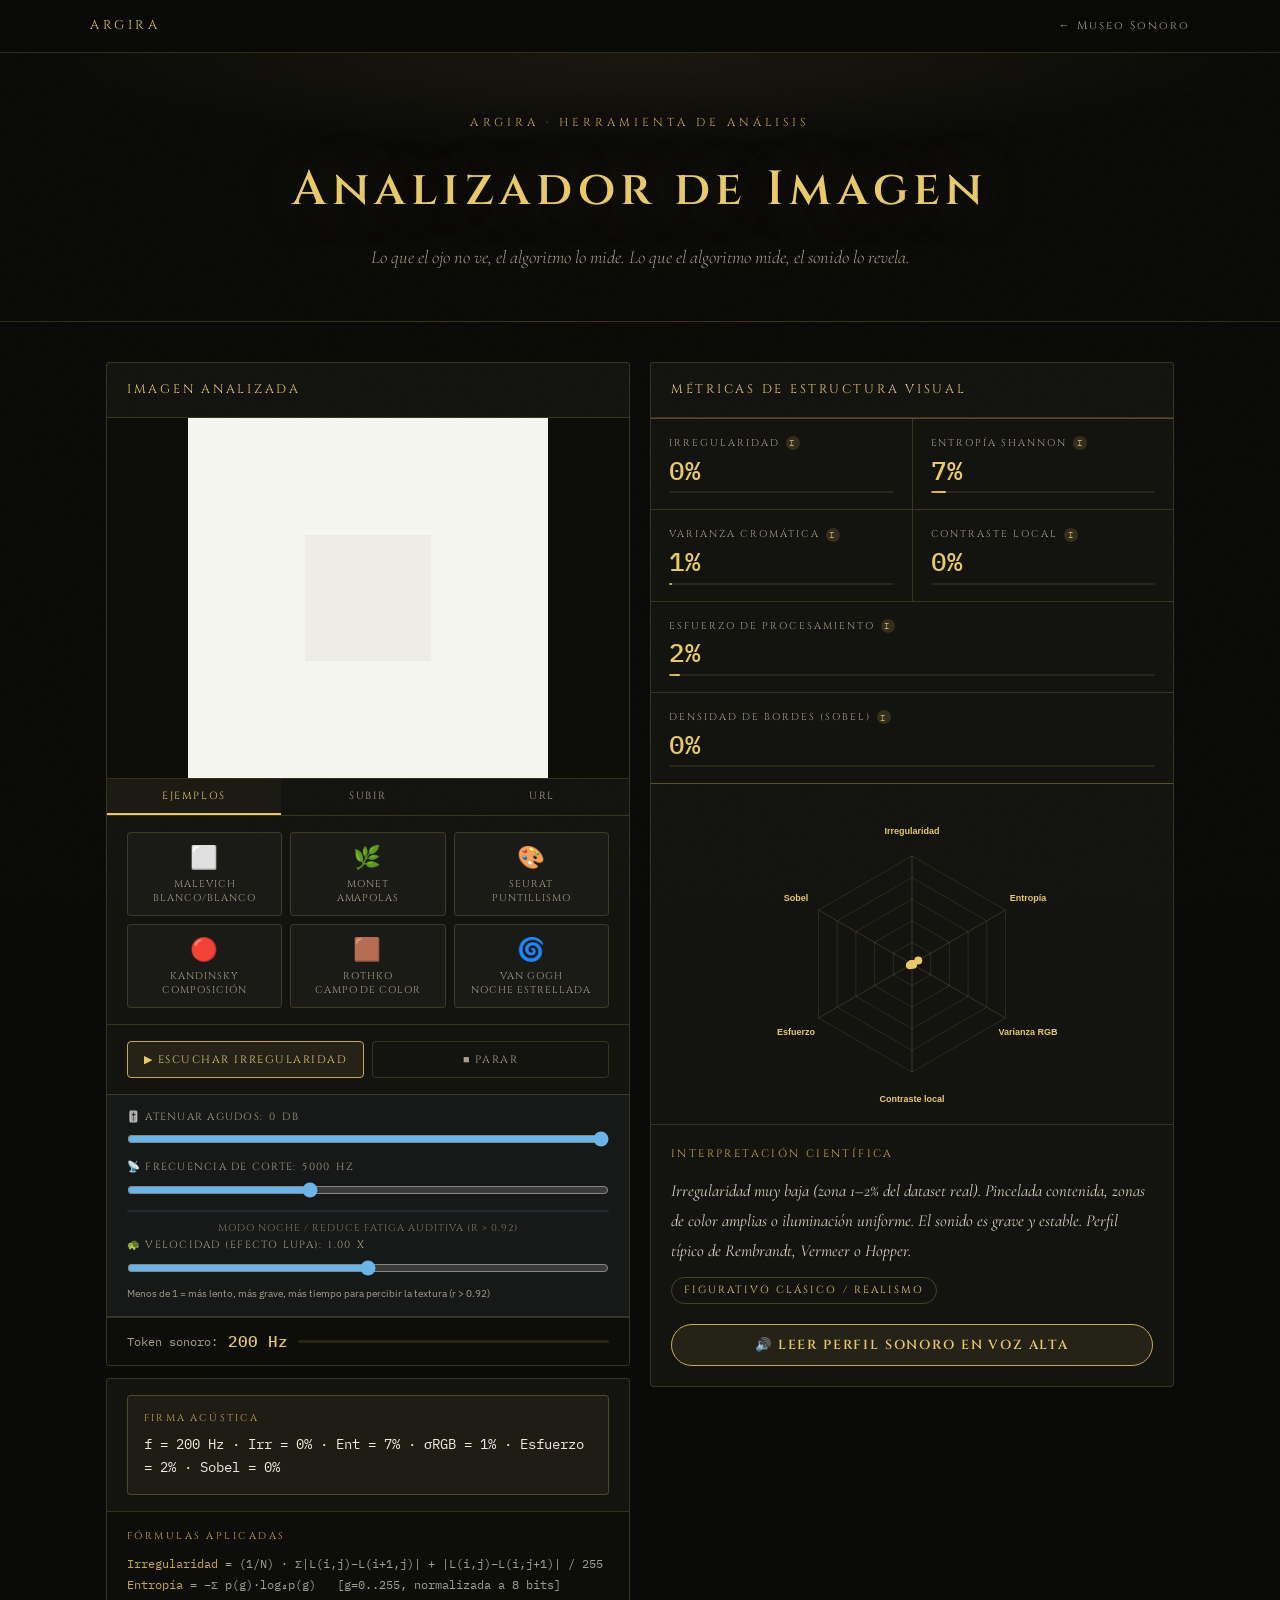
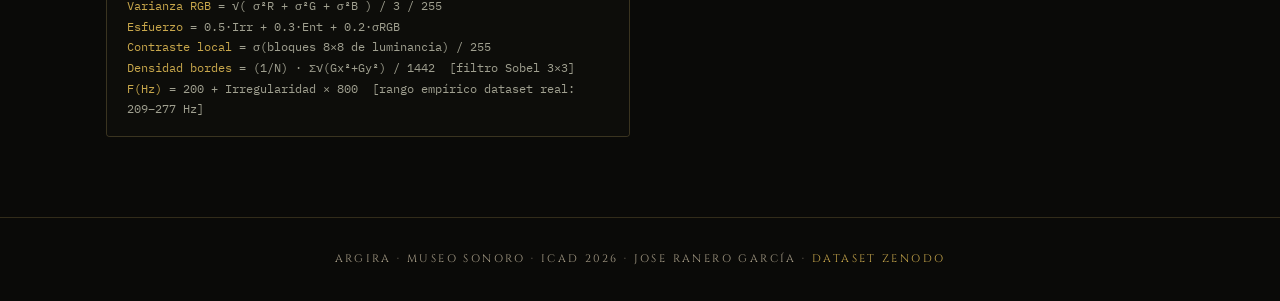
<file: index.html>
<!DOCTYPE html>
<html lang="es">
<head>
<meta charset="UTF-8">
<meta name="viewport" content="width=device-width, initial-scale=1.0, user-scalable=yes">
<title>Argira · Analizador de Imagen</title>
<meta name="description" content="Argira: analizador científico de imágenes. Irregularidad, entropía Shannon, Sobel y firma acústica. ICAD 2026.">
<link href="https://fonts.googleapis.com/css2?family=IBM+Plex+Sans:wght@400;500;600&family=IBM+Plex+Mono:wght@400;500&family=Cinzel:wght@400;600&family=Cormorant+Garamond:ital,wght@0,300;0,400;1,300;1,400&display=swap" rel="stylesheet">
<link rel="stylesheet" href="style.css">
</head>
<body>

<!-- Live region para anuncios dinámicos (screen readers) -->
<div aria-live="polite" aria-atomic="true" class="sr-only" id="live-region"></div>

<!-- Nav -->
<nav class="site-nav" aria-label="Navegación">
  <div class="nav-inner">
    <a href="#" class="nav-brand">ARGIRA</a>
    <a href="https://argira.eus/argira-sonification" class="nav-back">← Museo Sonoro</a>
  </div>
</nav>

<!-- Header -->
<header class="page-header">
  <p class="header-eyebrow">Argira · Herramienta de Análisis</p>
  <h1 class="page-title">Analizador de Imagen</h1>
  <p class="page-sub">Lo que el ojo no ve, el algoritmo lo mide. Lo que el algoritmo mide, el sonido lo revela.</p>
</header>

<div class="loading-bar" id="loadingBar"></div>

<!-- Main grid -->
<div class="main-wrap">

  <!-- Columna izquierda: imagen + fuentes -->
  <div>
    <div class="card">
      <div class="card-header">
        <span class="card-title">Imagen analizada</span>
      </div>

      <!-- Preview canvas -->
      <div class="image-preview-wrap">
        <canvas id="imageCanvas" width="400" height="300"></canvas>
        <div class="canvas-placeholder" id="canvasPlaceholder">
          <span class="icon">🖼</span>
          <span>Selecciona una imagen</span>
        </div>
      </div>

      <!-- Tabs de fuente -->
      <div class="source-tabs" role="tablist" aria-label="Fuente de imagen">
        <button class="source-tab active" role="tab" aria-selected="true" data-tab="examples">Ejemplos</button>
        <button class="source-tab" role="tab" aria-selected="false" data-tab="upload">Subir</button>
        <button class="source-tab" role="tab" aria-selected="false" data-tab="url">URL</button>
      </div>

      <!-- Panel: Ejemplos generados -->
      <div class="source-panel active" id="panel-examples">
        <div class="examples-grid">
          <button class="example-btn" id="btnMalevich"><span class="ex-icon">⬜</span>Malevich<br>Blanco/Blanco</button>
          <button class="example-btn" id="btnMonet"><span class="ex-icon">🌿</span>Monet<br>Amapolas</button>
          <button class="example-btn" id="btnSeurat"><span class="ex-icon">🎨</span>Seurat<br>Puntillismo</button>
          <button class="example-btn" id="btnKandinsky"><span class="ex-icon">🔴</span>Kandinsky<br>Composición</button>
          <button class="example-btn" id="btnRothko"><span class="ex-icon">🟫</span>Rothko<br>Campo de color</button>
          <button class="example-btn" id="btnVanGogh"><span class="ex-icon">🌀</span>Van Gogh<br>Noche estrellada</button>
        </div>
      </div>

      <!-- Panel: Subir archivo -->
      <div class="source-panel" id="panel-upload">
        <div class="upload-zone" id="uploadZone" role="button" tabindex="0" aria-label="Zona de carga de imagen">
          <div class="upload-icon">📂</div>
          <p>Arrastra una imagen aquí</p>
          <p style="margin-top:6px; font-size:0.62rem; opacity:0.6">o haz clic para seleccionar · JPG, PNG</p>
        </div>
        <input type="file" id="fileInput" accept="image/jpeg,image/png,image/jpg,image/webp" style="display:none" aria-label="Seleccionar archivo de imagen">
      </div>

      <!-- Panel: URL -->
      <div class="source-panel" id="panel-url">
        <div class="url-form">
          <input type="url" class="url-input" id="urlInput" placeholder="https://..." aria-label="URL de la imagen">
          <button class="url-btn" id="urlBtn">Cargar</button>
        </div>
        <p style="margin-top:10px; font-size:0.72rem; color:var(--text-dim); line-height:1.5;">La imagen debe permitir acceso CORS. Wikimedia Commons funciona bien.</p>
      </div>

      <!-- Sonido -->
      <div class="sound-row">
        <button class="sound-btn sound-btn-play" id="btnPlay" aria-label="Escuchar sonificación">▶ Escuchar irregularidad</button>
        <button class="sound-btn sound-btn-stop" id="btnStop" aria-label="Parar sonido">■ Parar</button>
      </div>

      <!-- 🎛️ NUEVO: Control de agudos (shelving) -->
      <div class="shelving-panel">
        <div class="param-row">
          <label>🎚️ Atenuar agudos: <span id="shelvingGainVal">0</span> dB</label>
          <input type="range" id="shelvingGain" min="-12" max="0" step="1" value="0">
        </div>
        <div class="param-row">
          <label>📡 Frecuencia de corte: <span id="shelvingFreqVal">5000</span> Hz</label>
          <input type="range" id="shelvingFreq" min="2000" max="10000" step="100" value="5000">
        </div>
        <div class="shelving-indicator">
          <div class="shelving-indicator-fill" id="shelvingActiveFill"></div>
        </div>
        <div class="shelving-note">Modo noche / reduce fatiga auditiva (r > 0.92)</div>
        <div class="param-row">
          <label>🐢 Velocidad (efecto lupa): <span id="speedVal">1.00</span> x</label>
          <input type="range" id="speedControl" min="0.5" max="1.5" step="0.05" value="1.0">
          <div style="font-size:0.65rem; color:var(--text-dim); margin-top:4px;">Menos de 1 = más lento, más grave, más tiempo para percibir la textura (r > 0.92)</div>
        </div>
      </div>

      <!-- Indicador de frecuencia -->
      <div class="freq-display" id="freqDisplay">
        <span>Token sonoro:</span>
        <span class="freq-value" id="freqVal">— Hz</span>
        <div class="freq-bar"><div class="freq-bar-fill" id="freqBarFill"></div></div>
      </div>
    </div>

    <!-- Token sonoro -->
    <div class="card" style="margin-top:12px;">
      <div class="sonic-token">
        <div class="token-label">Firma acústica</div>
        <div class="token-value" id="tokenDesc">Carga una imagen para ver su token sonoro.</div>
      </div>
      <div class="formulas">
        <div class="formula-label">Fórmulas aplicadas</div>
        <div class="formula-line">
          <em>Irregularidad</em> = (1/N) · Σ|L(i,j)−L(i+1,j)| + |L(i,j)−L(i,j+1)| / 255<br>
          <em>Entropía</em> = −Σ p(g)·log₂p(g) &nbsp; [g=0..255, normalizada a 8 bits]<br>
          <em>Varianza RGB</em> = √( σ²R + σ²G + σ²B ) / 3 / 255<br>
          <em>Esfuerzo</em> = 0.5·Irr + 0.3·Ent + 0.2·σRGB<br>
          <em>Contraste local</em> = σ(bloques 8×8 de luminancia) / 255<br>
          <em>Densidad bordes</em> = (1/N) · Σ√(Gx²+Gy²) / 1442 &nbsp;[filtro Sobel 3×3]<br>
          <em>F(Hz)</em> = 200 + Irregularidad × 800 &nbsp;[rango empírico dataset real: 209–277 Hz]
        </div>
      </div>
    </div>
  </div>

  <!-- Columna derecha: métricas + radar -->
  <div>
    <div class="card">
      <div class="card-header">
        <span class="card-title">Métricas de estructura visual</span>
      </div>

      <div class="empty-state" id="emptyState">
        <span class="empty-icon">📊</span>
        <span class="empty-text">Las métricas aparecerán aquí cuando cargues una imagen.</span>
      </div>

      <div id="metricsContent" style="display:none;">
        <div class="metrics-grid">
          <div class="metric-cell">
            <div class="metric-label-sm">Irregularidad<span class="info-dot" title="Energía de alta frecuencia. Diferencias entre píxeles vecinos. Alto = puntillismo / caos.">i</span></div>
            <div class="metric-val" id="mIrregularity">—</div>
            <div class="metric-bar"><div class="metric-bar-fill" id="barIrregularity"></div></div>
          </div>
          <div class="metric-cell">
            <div class="metric-label-sm">Entropía Shannon<span class="info-dot" title="Riqueza informativa del histograma de luminancia. Máximo = 8 bits = 100%.">i</span></div>
            <div class="metric-val" id="mEntropy">—</div>
            <div class="metric-bar"><div class="metric-bar-fill" id="barEntropy"></div></div>
          </div>
          <div class="metric-cell">
            <div class="metric-label-sm">Varianza cromática<span class="info-dot" title="Desviación estándar de los canales RGB. Alto = colores muy variados.">i</span></div>
            <div class="metric-val" id="mColorStd">—</div>
            <div class="metric-bar"><div class="metric-bar-fill" id="barColorStd"></div></div>
          </div>
          <div class="metric-cell">
            <div class="metric-label-sm">Contraste local<span class="info-dot" title="Varianza de la luminancia en bloques 8×8. Detecta variaciones locales invisibles al ojo.">i</span></div>
            <div class="metric-val" id="mLocalContrast">—</div>
            <div class="metric-bar"><div class="metric-bar-fill" id="barLocalContrast"></div></div>
          </div>
          <div class="metric-cell metric-cell-wide">
            <div class="metric-label-sm">Esfuerzo de procesamiento<span class="info-dot" title="Combinación ponderada: 0.5·Irr + 0.3·Ent + 0.2·σRGB. Cuanto más caótica la imagen, mayor coste cognitivo.">i</span></div>
            <div class="metric-val" id="mEffort">—</div>
            <div class="metric-bar"><div class="metric-bar-fill" id="barEffort"></div></div>
          </div>
          <div class="metric-cell metric-cell-wide">
            <div class="metric-label-sm">Densidad de bordes (Sobel)<span class="info-dot" title="Filtro Sobel: detecta gradientes de luminancia. Alto = muchos bordes / puntillismo. √(Gx²+Gy²) normalizado.">i</span></div>
            <div class="metric-val" id="mEdgeDensity">—</div>
            <div class="metric-bar"><div class="metric-bar-fill" id="barEdgeDensity"></div></div>
          </div>
        </div>

        <div class="radar-wrap">
          <canvas id="radarCanvas" width="320" height="300" aria-hidden="true"></canvas>
          <table class="radar-table" id="radarTable" aria-label="Datos del radar de métricas">
            <caption>Perfil de métricas de la imagen analizada</caption>
            <thead><tr><th>Métrica</th><th>Valor</th><th>Descripción</th></tr></thead>
            <tbody id="radarTableBody">
              <tr><td>Irregularidad</td><td id="at-irregularity">—</td><td>Energía de alta frecuencia entre píxeles vecinos</td></tr>
              <tr><td>Entropía Shannon</td><td id="at-entropy">—</td><td>Riqueza informativa del histograma de luminancia</td></tr>
              <tr><td>Varianza cromática</td><td id="at-colorstd">—</td><td>Dispersión de los canales de color RGB</td></tr>
              <tr><td>Contraste local</td><td id="at-contrast">—</td><td>Varianza de luminancia en bloques 8×8</td></tr>
              <tr><td>Esfuerzo de procesamiento</td><td id="at-effort">—</td><td>Combinación ponderada de las métricas anteriores</td></tr>
              <tr><td>Densidad de bordes (Sobel)</td><td id="at-edge">—</td><td>Gradientes de luminancia detectados por filtro Sobel</td></tr>
            </tbody>
          </table>
        </div>

        <div class="interpretation">
          <div class="interp-title">Interpretación científica</div>
          <div class="interp-text" id="interpText">—</div>
          <span class="interp-style" id="interpStyle"></span>
        </div>

        <button class="speak-btn" id="speakBtn" aria-label="Leer descripción sonora en voz alta">🔊 Leer perfil sonoro en voz alta</button>
      </div>
    </div>
  </div>

</div>

<footer class="page-footer">
  ARGIRA · Museo Sonoro · ICAD 2026 · Jose Ranero García ·
  <a href="https://doi.org/10.5281/zenodo.20097327" target="_blank" rel="noopener">Dataset Zenodo</a>
</footer>

<script src="script.js"></script>
</body>
</html>
</file>
<file: style.css>
/* ── Variables (sistema Argira) ── */
:root {
  --gold: #e8c96a;
  --gold-dim: #c9a84c;
  --gold-border: rgba(232,201,106,0.25);
  --bg: #0a0a08;
  --surface: #131310;
  --surface2: #1a1a16;
  --text: #f0ead8;
  --text-body: #d8d0bc;
  --text-dim: #a89e88;
  --border: rgba(232,201,106,0.18);
  --green: #4caf50;
  --red: #ef5350;
  --focus: #ffdd44;
  --radius: 4px;
  --accent2: #6ab4e8;
}

* { margin: 0; padding: 0; box-sizing: border-box; }
html { scroll-behavior: smooth; }

body {
  font-family: 'IBM Plex Sans', sans-serif;
  font-size: 16px;
  line-height: 1.7;
  background: var(--bg);
  color: var(--text-body);
  min-height: 100vh;
}

/* Grain overlay */
body::before {
  content: '';
  position: fixed; inset: 0;
  background-image: url("data:image/svg+xml,%3Csvg viewBox='0 0 256 256' xmlns='http://www.w3.org/2000/svg'%3E%3Cfilter id='noise'%3E%3CfeTurbulence type='fractalNoise' baseFrequency='0.9' numOctaves='4' stitchTiles='stitch'/%3E%3C/filter%3E%3Crect width='100%25' height='100%25' filter='url(%23noise)' opacity='0.04'/%3E%3C/svg%3E");
  pointer-events: none; z-index: 0; opacity: 0.3;
}

:focus-visible {
  outline: 3px solid var(--focus);
  outline-offset: 3px;
}

/* ── Nav ── */
.site-nav {
  position: sticky; top: 0; z-index: 100;
  background: rgba(10,10,8,0.95); backdrop-filter: blur(8px);
  border-bottom: 1px solid var(--border); padding: 0 24px;
}
.nav-inner {
  max-width: 1100px; margin: 0 auto;
  display: flex; align-items: center; justify-content: space-between;
  height: 52px;
}
.nav-brand {
  font-family: 'Cinzel', serif; font-size: 0.8rem; letter-spacing: 0.28em;
  color: var(--gold); text-decoration: none;
}
.nav-back {
  font-family: 'Cinzel', serif; font-size: 0.7rem; letter-spacing: 0.18em;
  color: var(--text-dim); text-decoration: none;
}
.nav-back:hover { color: var(--gold); }

/* ── Header ── */
.page-header {
  text-align: center;
  padding: 60px 24px 48px;
  background: radial-gradient(ellipse 70% 50% at 50% 0%, rgba(232,201,106,0.07) 0%, transparent 70%);
  border-bottom: 1px solid var(--border);
}
.header-eyebrow {
  font-family: 'Cinzel', serif; font-size: 0.72rem; letter-spacing: 0.35em;
  color: var(--gold-dim); text-transform: uppercase; margin-bottom: 16px;
}
.page-title {
  font-family: 'Cinzel', serif; font-size: clamp(1.8rem, 5vw, 3rem);
  font-weight: 600; letter-spacing: 0.12em; color: var(--gold);
  text-shadow: 0 0 60px rgba(232,201,106,0.25);
  margin-bottom: 12px;
}
.page-sub {
  font-family: 'Cormorant Garamond', serif; font-size: 1.15rem;
  font-style: italic; font-weight: 300; color: var(--text-dim);
  max-width: 560px; margin: 0 auto;
}

/* ── Layout principal ── */
.main-wrap {
  max-width: 1100px; margin: 0 auto;
  padding: 40px 16px 80px;
  display: grid;
  grid-template-columns: 1fr 1fr;
  gap: 20px;
  align-items: start;
}

@media (max-width: 760px) {
  .main-wrap { grid-template-columns: 1fr; }
}

/* ── Cards ── */
.card {
  background: var(--surface);
  border: 1px solid var(--border);
  border-radius: var(--radius);
  overflow: hidden;
}
.card-header {
  padding: 16px 20px;
  border-bottom: 1px solid var(--border);
  display: flex; align-items: center; gap: 10px;
}
.card-title {
  font-family: 'Cinzel', serif; font-size: 0.78rem;
  letter-spacing: 0.22em; color: var(--gold);
  text-transform: uppercase;
}
.card-body { padding: 20px; }

/* ── Imagen ── */
.image-preview-wrap {
  position: relative;
  background: #0d0d0a;
  border-bottom: 1px solid var(--border);
  min-height: 280px;
  display: flex; align-items: center; justify-content: center;
}
#imageCanvas {
  display: block;
  max-width: 100%;
  max-height: 360px;
  width: 100%;
  height: auto;
  object-fit: contain;
}
.canvas-placeholder {
  position: absolute;
  display: flex; flex-direction: column;
  align-items: center; justify-content: center;
  gap: 10px; color: var(--text-dim);
  font-family: 'Cinzel', serif; font-size: 0.72rem;
  letter-spacing: 0.2em; text-transform: uppercase;
}
.canvas-placeholder .icon { font-size: 2.5rem; opacity: 0.4; }
#imageCanvas.has-image + .canvas-placeholder { display: none; }

/* ── Fuentes de imagen ── */
.source-tabs {
  display: flex; border-bottom: 1px solid var(--border);
}
.source-tab {
  flex: 1;
  padding: 10px 6px;
  font-family: 'Cinzel', serif; font-size: 0.65rem;
  letter-spacing: 0.15em; text-transform: uppercase;
  color: var(--text-dim); background: transparent;
  border: none; cursor: pointer;
  border-bottom: 2px solid transparent;
  transition: all 0.2s;
}
.source-tab:hover { color: var(--gold); }
.source-tab.active { color: var(--gold); border-bottom-color: var(--gold); background: rgba(232,201,106,0.04); }

.source-panel { display: none; padding: 16px 20px; }
.source-panel.active { display: block; }

/* Ejemplos generados */
.examples-grid {
  display: grid; grid-template-columns: repeat(3, 1fr); gap: 8px;
}
.example-btn {
  padding: 10px 6px;
  font-family: 'Cinzel', serif; font-size: 0.62rem;
  letter-spacing: 0.1em; text-transform: uppercase;
  color: var(--text-dim); background: var(--surface2);
  border: 1px solid var(--border); border-radius: var(--radius);
  cursor: pointer; transition: all 0.2s; text-align: center;
}
.example-btn:hover { border-color: var(--gold-dim); color: var(--gold); }
.example-btn .ex-icon { font-size: 1.4rem; display: block; margin-bottom: 4px; }

/* Upload */
.upload-zone {
  border: 2px dashed rgba(232,201,106,0.25);
  border-radius: var(--radius);
  padding: 28px 16px;
  text-align: center;
  cursor: pointer;
  transition: all 0.2s;
}
.upload-zone:hover, .upload-zone.drag-over {
  border-color: var(--gold-dim);
  background: rgba(232,201,106,0.04);
}
.upload-zone p {
  font-family: 'Cinzel', serif; font-size: 0.72rem;
  letter-spacing: 0.18em; color: var(--text-dim);
  text-transform: uppercase;
}
.upload-icon { font-size: 2rem; margin-bottom: 8px; opacity: 0.5; }

/* URL */
.url-form { display: flex; gap: 8px; flex-wrap: wrap; }
.url-input {
  flex: 1; min-width: 0;
  background: var(--surface2); border: 1px solid var(--border);
  border-radius: var(--radius); color: var(--text);
  padding: 10px 14px; font-family: 'IBM Plex Mono', monospace;
  font-size: 0.8rem; outline: none;
}
.url-input:focus { border-color: var(--gold-dim); }
.url-input::placeholder { color: var(--text-dim); }
.url-btn {
  padding: 10px 18px;
  font-family: 'Cinzel', serif; font-size: 0.68rem;
  letter-spacing: 0.12em; text-transform: uppercase;
  color: var(--gold); background: rgba(232,201,106,0.08);
  border: 1px solid var(--gold-dim); border-radius: var(--radius);
  cursor: pointer; transition: all 0.2s; white-space: nowrap;
}
.url-btn:hover { background: var(--gold); color: #000; }

/* ── Sonido ── */
.sound-row {
  display: flex; gap: 8px; padding: 16px 20px;
  border-top: 1px solid var(--border); flex-wrap: wrap;
}
.sound-btn {
  flex: 1;
  padding: 10px 14px;
  font-family: 'Cinzel', serif; font-size: 0.68rem;
  letter-spacing: 0.14em; text-transform: uppercase;
  border-radius: var(--radius); cursor: pointer;
  transition: all 0.2s; border: 1.5px solid;
}
.sound-btn-play {
  color: var(--gold); border-color: var(--gold-dim);
  background: rgba(232,201,106,0.08);
}
.sound-btn-play:hover, .sound-btn-play.playing {
  background: var(--gold); color: #000;
}
.sound-btn-stop {
  color: var(--text-dim); border-color: var(--border);
  background: transparent;
}
.sound-btn-stop:hover { border-color: var(--text-dim); color: var(--text); }

/* Indicador frecuencia */
.freq-display {
  padding: 10px 20px;
  background: #0d0d0a;
  border-top: 1px solid var(--border);
  font-family: 'IBM Plex Mono', monospace;
  font-size: 0.78rem; color: var(--text-dim);
  display: flex; align-items: center; gap: 10px;
}
.freq-value { color: var(--gold); font-size: 1rem; font-weight: 500; }
.freq-bar {
  flex: 1; height: 3px;
  background: rgba(232,201,106,0.12);
  border-radius: 2px; overflow: hidden;
}
.freq-bar-fill {
  height: 100%;
  background: linear-gradient(to right, #c9a84c, #e8c96a);
  border-radius: 2px;
  transition: width 0.5s ease;
  width: 0%;
}

/* ── Métricas numéricas ── */
.metrics-grid {
  display: grid; grid-template-columns: 1fr 1fr;
  gap: 1px; background: var(--border);
  border-top: 1px solid var(--border);
  border-bottom: 1px solid var(--border);
}
.metric-cell {
  background: var(--surface);
  padding: 16px 18px;
  position: relative;
}
.metric-cell-wide {
  grid-column: 1 / -1;
}
.metric-label-sm {
  font-family: 'Cinzel', serif; font-size: 0.62rem;
  letter-spacing: 0.2em; text-transform: uppercase;
  color: var(--text-dim); margin-bottom: 6px;
  display: flex; align-items: center; gap: 6px;
}
.metric-val {
  font-family: 'IBM Plex Mono', monospace;
  font-size: 1.6rem; font-weight: 500;
  color: var(--gold); line-height: 1;
}
.metric-bar {
  height: 2px; margin-top: 8px;
  background: rgba(232,201,106,0.1); border-radius: 1px;
  overflow: hidden;
}
.metric-bar-fill {
  height: 100%;
  background: linear-gradient(to right, var(--gold-dim), var(--gold));
  border-radius: 1px;
  transition: width 0.6s cubic-bezier(0.4,0,0.2,1);
  width: 0%;
}

/* ── Radar chart ── */
.radar-wrap {
  padding: 20px;
  display: flex; flex-direction: column; align-items: center;
}
#radarCanvas {
  width: 100%; max-width: 320px; height: auto;
}

/* ── Interpretación ── */
.interpretation {
  padding: 20px;
  border-top: 1px solid var(--border);
}
.interp-title {
  font-family: 'Cinzel', serif; font-size: 0.68rem;
  letter-spacing: 0.22em; text-transform: uppercase;
  color: var(--gold-dim); margin-bottom: 12px;
}
.interp-text {
  font-family: 'Cormorant Garamond', serif; font-size: 1.05rem;
  font-style: italic; color: var(--text-body); line-height: 1.8;
}
.interp-style {
  margin-top: 10px;
  display: inline-block;
  font-family: 'Cinzel', serif; font-size: 0.65rem;
  letter-spacing: 0.2em; text-transform: uppercase;
  color: var(--gold);
  padding: 4px 12px;
  border: 1px solid var(--gold-border);
  border-radius: 40px;
}

/* ── Fórmulas ── */
.formulas {
  padding: 16px 20px;
  background: #0d0d0a;
  border-top: 1px solid var(--border);
}
.formula-label {
  font-family: 'Cinzel', serif; font-size: 0.62rem;
  letter-spacing: 0.25em; text-transform: uppercase;
  color: var(--gold-dim); margin-bottom: 10px;
}
.formula-line {
  font-family: 'IBM Plex Mono', monospace;
  font-size: 0.72rem; color: #a0a090;
  line-height: 1.8;
}
.formula-line em { color: var(--gold-dim); font-style: normal; }

/* ── Token sonoro ── */
.sonic-token {
  margin: 16px 20px;
  padding: 14px 16px;
  background: rgba(232,201,106,0.05);
  border: 1px solid var(--gold-border);
  border-radius: var(--radius);
}
.token-label {
  font-family: 'Cinzel', serif; font-size: 0.62rem;
  letter-spacing: 0.22em; text-transform: uppercase;
  color: var(--gold-dim); margin-bottom: 6px;
}
.token-value {
  font-family: 'IBM Plex Mono', monospace;
  font-size: 0.85rem; color: var(--text);
}

/* ── Estado inicial (sin imagen) ── */
.empty-state {
  display: flex; flex-direction: column;
  align-items: center; justify-content: center;
  padding: 48px 24px; text-align: center; gap: 12px;
}
.empty-icon { font-size: 3rem; opacity: 0.2; }
.empty-text {
  font-family: 'Cormorant Garamond', serif;
  font-size: 1.05rem; font-style: italic;
  color: var(--text-dim);
}

/* Tooltip info */
.info-dot {
  display: inline-flex; align-items: center; justify-content: center;
  width: 14px; height: 14px;
  border-radius: 50%; background: rgba(232,201,106,0.15);
  color: var(--gold-dim); font-size: 9px; cursor: help;
  font-family: 'IBM Plex Mono', monospace; font-style: normal;
  flex-shrink: 0;
}

/* Loading */
.loading-bar {
  height: 2px; background: var(--border);
  overflow: hidden; display: none;
}
.loading-bar.active { display: block; }
.loading-bar::after {
  content: '';
  display: block; height: 100%;
  background: linear-gradient(90deg, transparent, var(--gold), transparent);
  animation: loading 1.2s ease-in-out infinite;
  width: 40%;
}
@keyframes loading {
  0% { transform: translateX(-150%); }
  100% { transform: translateX(350%); }
}

/* Screen reader only */
.sr-only {
  position: absolute; width: 1px; height: 1px;
  padding: 0; margin: -1px; overflow: hidden;
  clip: rect(0,0,0,0); white-space: nowrap; border: 0;
}

/* Speak button */
.speak-btn {
  display: flex; align-items: center; justify-content: center;
  gap: 10px; width: calc(100% - 40px); margin: 0 20px 20px;
  padding: 11px 16px;
  font-size: 0.82rem; font-weight: 600;
  font-family: 'Cinzel', serif; letter-spacing: 0.14em; text-transform: uppercase;
  background: rgba(232,201,106,0.08); border: 1.5px solid var(--gold-dim);
  border-radius: 48px; color: var(--gold);
  transition: all 0.2s; cursor: pointer;
}
.speak-btn:hover, .speak-btn:focus-visible { background: var(--gold); color: #000; }
.speak-btn.speaking { background: var(--gold); color: #000; border-color: #fff; }

/* Tabla ARIA (invisible visualmente) */
.radar-table {
  position: absolute; width: 1px; height: 1px;
  overflow: hidden; clip: rect(0,0,0,0);
  white-space: nowrap;
}

/* Footer */
.page-footer {
  text-align: center; padding: 32px 24px;
  border-top: 1px solid var(--border);
  font-family: 'Cinzel', serif; font-size: 0.68rem;
  letter-spacing: 0.22em; color: var(--text-dim);
  text-transform: uppercase;
}
.page-footer a { color: var(--gold-dim); text-decoration: none; }

/* ── Controles de atenuación de agudos (shelving) ── */
.shelving-panel {
  padding: 14px 20px;
  background: rgba(106, 180, 232, 0.04);
  border-top: 1px solid var(--border);
  border-bottom: 1px solid var(--border);
}
.shelving-panel .param-row {
  margin-bottom: 12px;
  display: flex;
  flex-direction: column;
  gap: 5px;
}
.shelving-panel .param-row:last-of-type {
  margin-bottom: 0;
}
.shelving-panel label {
  font-family: 'Cinzel', serif;
  font-size: 0.65rem;
  letter-spacing: 0.12em;
  text-transform: uppercase;
  color: var(--text-dim);
  display: flex;
  align-items: center;
  gap: 6px;
}
.shelving-panel input[type="range"] {
  width: 100%;
  margin: 0;
  accent-color: var(--accent2);
  cursor: pointer;
}
.shelving-indicator {
  height: 2px;
  background: rgba(106, 180, 232, 0.12);
  margin: 10px 0 6px;
  border-radius: 1px;
  overflow: hidden;
}
.shelving-indicator-fill {
  height: 100%;
  width: 0%;
  background: linear-gradient(to right, #4a90c4, var(--accent2));
  transition: width 0.25s ease;
  border-radius: 1px;
}
.shelving-note {
  font-size: 0.62rem;
  color: var(--text-dim);
  text-align: center;
  font-family: 'Cinzel', serif;
  letter-spacing: 0.1em;
  text-transform: uppercase;
  margin-top: 8px;
  opacity: 0.7;
}
</file>
